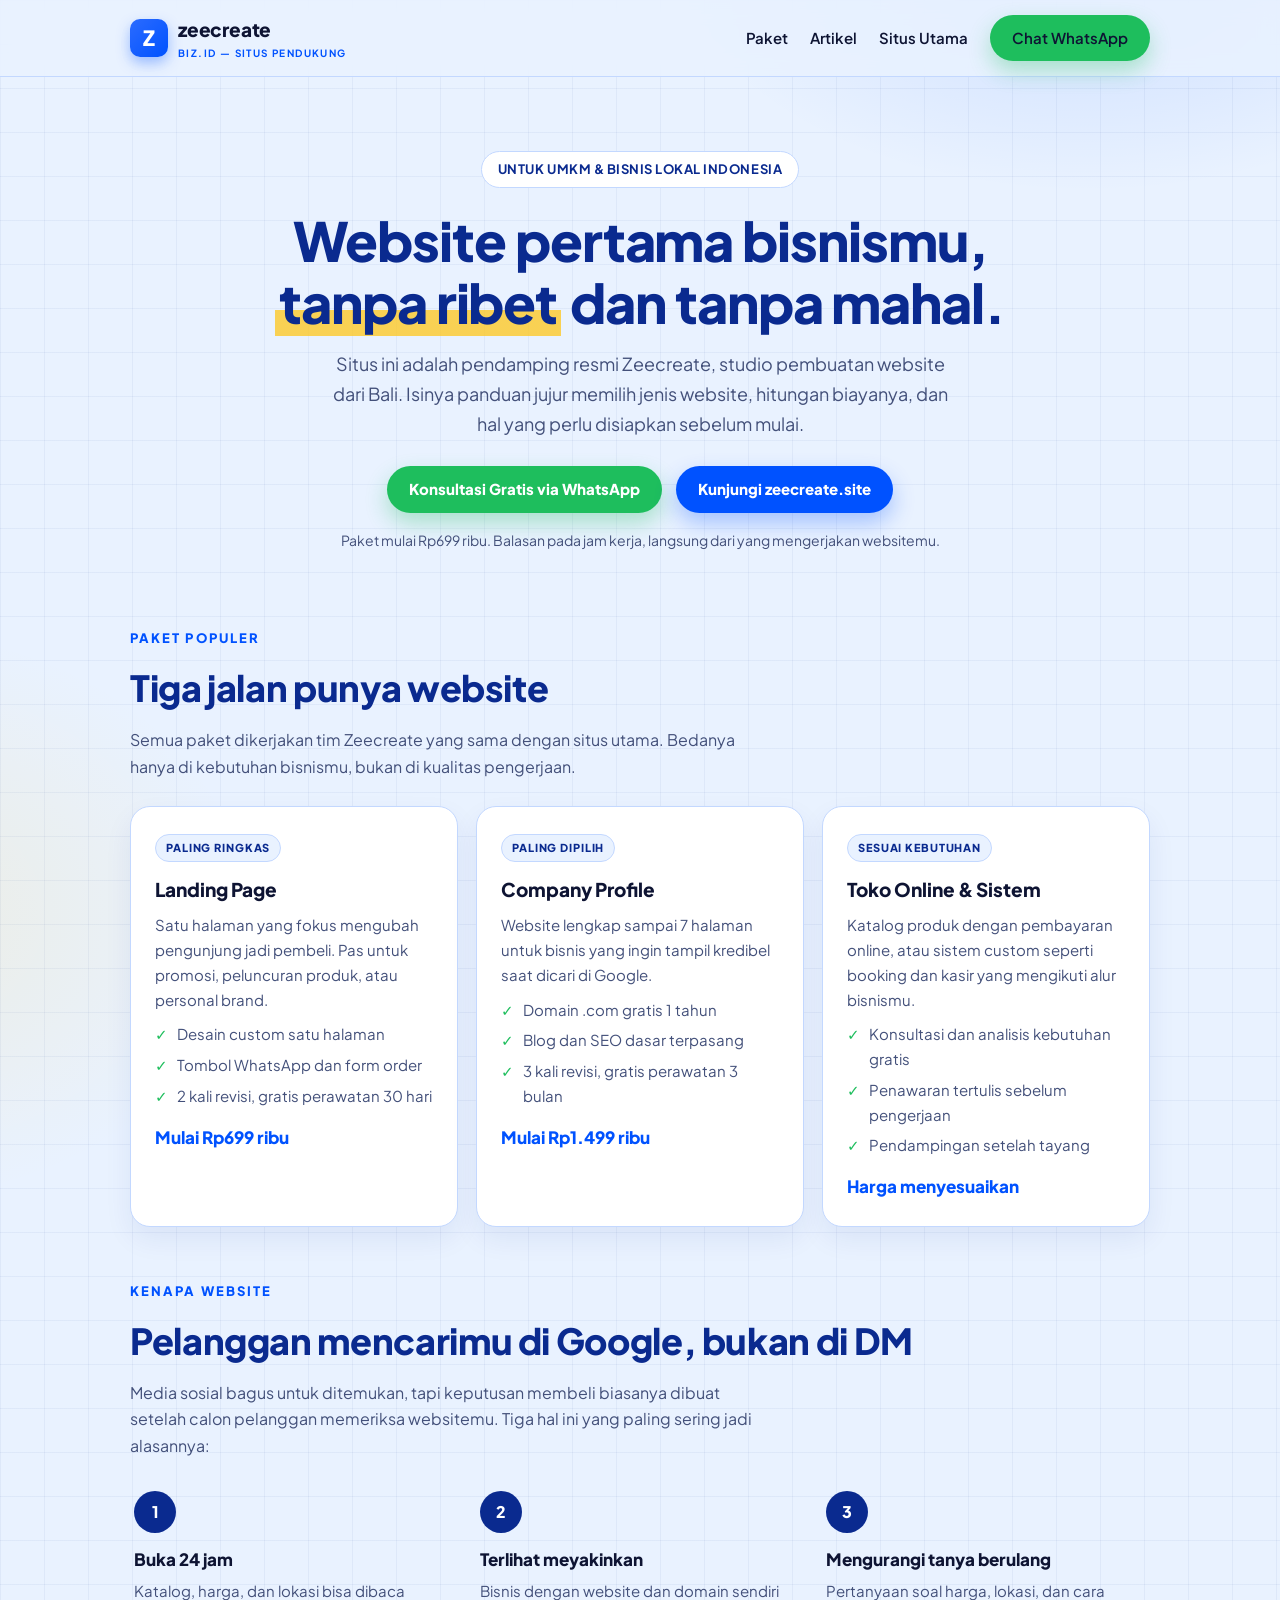
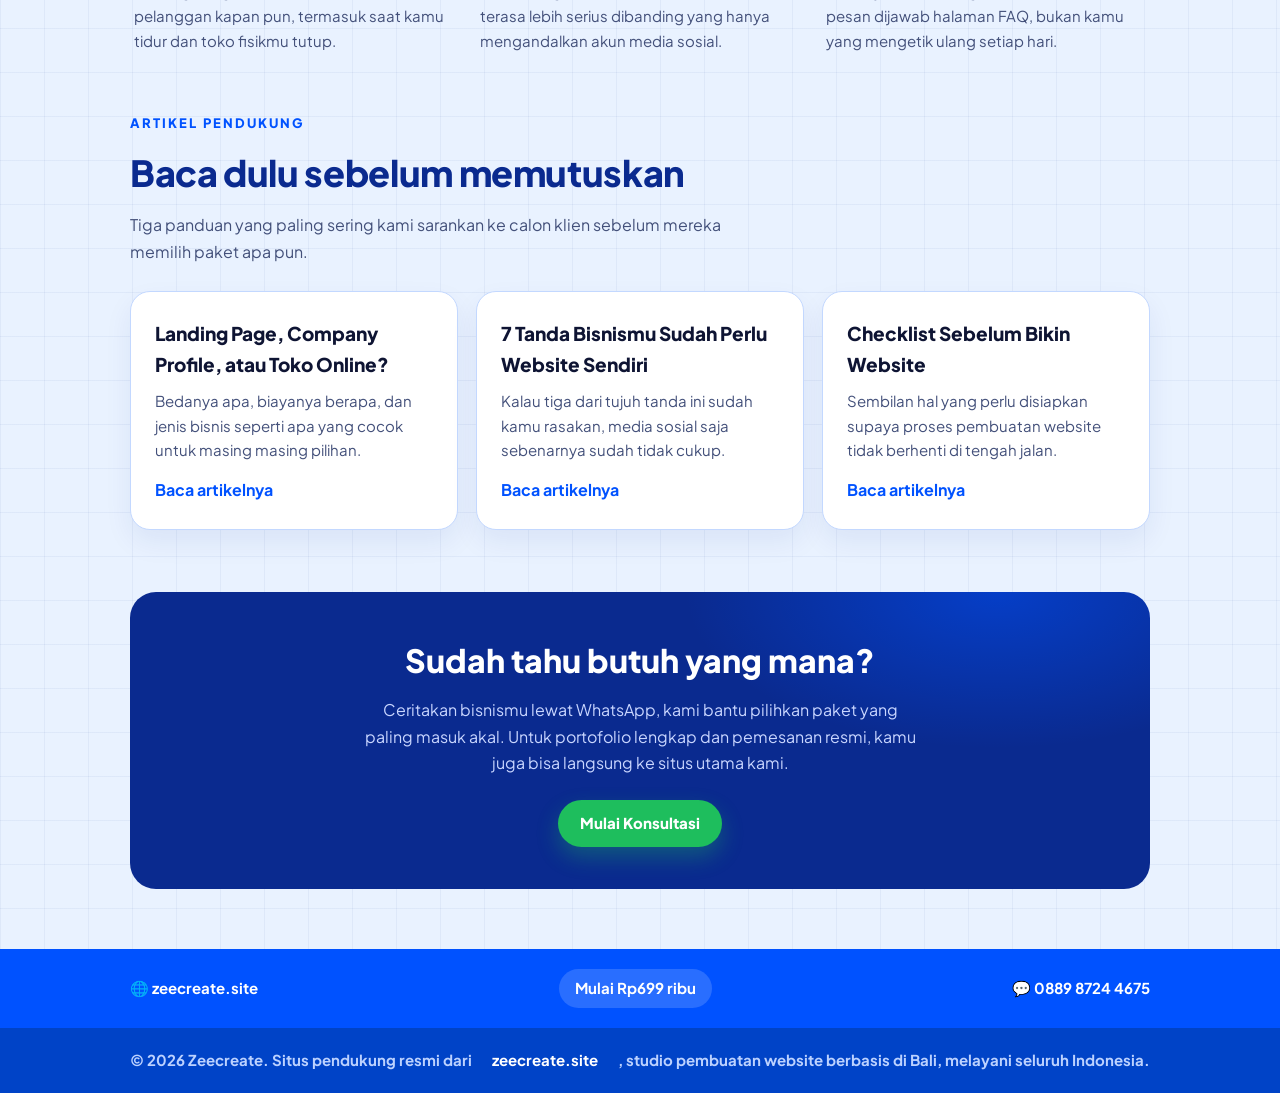
<file: index.html>
<!doctype html>
<html lang="id">
<head>
<meta charset="utf-8" />
<meta name="viewport" content="width=device-width, initial-scale=1" />
<title>Jasa Pembuatan Website UMKM — Zeecreate.biz.id</title>
<meta name="description" content="Situs pendukung Zeecreate untuk UMKM Indonesia: panduan memilih jenis website, checklist persiapan, dan paket pembuatan website mulai Rp699 ribu." />
<link rel="canonical" href="https://zeecreate.biz.id/" />
<meta property="og:title" content="Jasa Pembuatan Website UMKM — Zeecreate.biz.id" />
<meta property="og:description" content="Panduan praktis dan paket website terjangkau untuk UMKM, dari studio Zeecreate di Bali." />
<meta property="og:type" content="website" />
<meta property="og:url" content="https://zeecreate.biz.id/" />
<link rel="preconnect" href="https://fonts.googleapis.com" />
<link rel="preconnect" href="https://fonts.gstatic.com" crossorigin />
<link href="https://fonts.googleapis.com/css2?family=Plus+Jakarta+Sans:wght@400;600;700;800&display=swap" rel="stylesheet" />
<link rel="stylesheet" href="styles.css" />
</head>
<body>

<header class="site">
  <div class="wrap">
    <a class="logo" href="/">
      <span class="tile">Z</span>
      <span class="name">zeecreate<small>BIZ.ID — SITUS PENDUKUNG</small></span>
    </a>
    <nav class="main">
      <a href="#paket">Paket</a>
      <a href="#artikel">Artikel</a>
      <a href="https://zeecreate.site" rel="noopener">Situs Utama</a>
      <a class="btn" href="https://wa.me/6288987244675">Chat WhatsApp</a>
    </nav>
  </div>
</header>

<main>
  <section class="hero">
    <div class="wrap">
      <span class="pill">UNTUK UMKM &amp; BISNIS LOKAL INDONESIA</span>
      <h1>Website pertama bisnismu, <span class="hl">tanpa ribet</span> dan tanpa mahal.</h1>
      <p class="lead">Situs ini adalah pendamping resmi Zeecreate, studio pembuatan website dari Bali. Isinya panduan jujur memilih jenis website, hitungan biayanya, dan hal yang perlu disiapkan sebelum mulai.</p>
      <div class="cta">
        <a class="btn" href="https://wa.me/6288987244675">Konsultasi Gratis via WhatsApp</a>
        <a class="btn blue" href="https://zeecreate.site">Kunjungi zeecreate.site</a>
      </div>
      <p class="note">Paket mulai Rp699 ribu. Balasan pada jam kerja, langsung dari yang mengerjakan websitemu.</p>
    </div>
  </section>

  <section class="block" id="paket">
    <div class="wrap">
      <div class="kicker">Paket Populer</div>
      <h2 class="title">Tiga jalan punya website</h2>
      <p class="sub">Semua paket dikerjakan tim Zeecreate yang sama dengan situs utama. Bedanya hanya di kebutuhan bisnismu, bukan di kualitas pengerjaan.</p>
      <div class="cards">
        <div class="card">
          <span class="tag">Paling Ringkas</span>
          <h3>Landing Page</h3>
          <p>Satu halaman yang fokus mengubah pengunjung jadi pembeli. Pas untuk promosi, peluncuran produk, atau personal brand.</p>
          <ul>
            <li>Desain custom satu halaman</li>
            <li>Tombol WhatsApp dan form order</li>
            <li>2 kali revisi, gratis perawatan 30 hari</li>
          </ul>
          <div class="price">Mulai Rp699 ribu</div>
        </div>
        <div class="card">
          <span class="tag">Paling Dipilih</span>
          <h3>Company Profile</h3>
          <p>Website lengkap sampai 7 halaman untuk bisnis yang ingin tampil kredibel saat dicari di Google.</p>
          <ul>
            <li>Domain .com gratis 1 tahun</li>
            <li>Blog dan SEO dasar terpasang</li>
            <li>3 kali revisi, gratis perawatan 3 bulan</li>
          </ul>
          <div class="price">Mulai Rp1.499 ribu</div>
        </div>
        <div class="card">
          <span class="tag">Sesuai Kebutuhan</span>
          <h3>Toko Online &amp; Sistem</h3>
          <p>Katalog produk dengan pembayaran online, atau sistem custom seperti booking dan kasir yang mengikuti alur bisnismu.</p>
          <ul>
            <li>Konsultasi dan analisis kebutuhan gratis</li>
            <li>Penawaran tertulis sebelum pengerjaan</li>
            <li>Pendampingan setelah tayang</li>
          </ul>
          <div class="price">Harga menyesuaikan</div>
        </div>
      </div>
    </div>
  </section>

  <section class="block">
    <div class="wrap">
      <div class="kicker">Kenapa Website</div>
      <h2 class="title">Pelanggan mencarimu di Google, bukan di DM</h2>
      <p class="sub">Media sosial bagus untuk ditemukan, tapi keputusan membeli biasanya dibuat setelah calon pelanggan memeriksa websitemu. Tiga hal ini yang paling sering jadi alasannya:</p>
      <div class="steps">
        <div class="step">
          <div class="num">1</div>
          <h3>Buka 24 jam</h3>
          <p>Katalog, harga, dan lokasi bisa dibaca pelanggan kapan pun, termasuk saat kamu tidur dan toko fisikmu tutup.</p>
        </div>
        <div class="step">
          <div class="num">2</div>
          <h3>Terlihat meyakinkan</h3>
          <p>Bisnis dengan website dan domain sendiri terasa lebih serius dibanding yang hanya mengandalkan akun media sosial.</p>
        </div>
        <div class="step">
          <div class="num">3</div>
          <h3>Mengurangi tanya berulang</h3>
          <p>Pertanyaan soal harga, lokasi, dan cara pesan dijawab halaman FAQ, bukan kamu yang mengetik ulang setiap hari.</p>
        </div>
      </div>
    </div>
  </section>

  <section class="block" id="artikel">
    <div class="wrap">
      <div class="kicker">Artikel Pendukung</div>
      <h2 class="title">Baca dulu sebelum memutuskan</h2>
      <p class="sub">Tiga panduan yang paling sering kami sarankan ke calon klien sebelum mereka memilih paket apa pun.</p>
      <div class="cards">
        <div class="card">
          <h3>Landing Page, Company Profile, atau Toko Online?</h3>
          <p>Bedanya apa, biayanya berapa, dan jenis bisnis seperti apa yang cocok untuk masing masing pilihan.</p>
          <a class="more" href="/perbedaan-landing-page-company-profile-toko-online/">Baca artikelnya</a>
        </div>
        <div class="card">
          <h3>7 Tanda Bisnismu Sudah Perlu Website Sendiri</h3>
          <p>Kalau tiga dari tujuh tanda ini sudah kamu rasakan, media sosial saja sebenarnya sudah tidak cukup.</p>
          <a class="more" href="/tanda-bisnis-perlu-website/">Baca artikelnya</a>
        </div>
        <div class="card">
          <h3>Checklist Sebelum Bikin Website</h3>
          <p>Sembilan hal yang perlu disiapkan supaya proses pembuatan website tidak berhenti di tengah jalan.</p>
          <a class="more" href="/checklist-sebelum-bikin-website/">Baca artikelnya</a>
        </div>
      </div>
    </div>
  </section>

  <div class="wrap">
    <div class="cta-band">
      <h2>Sudah tahu butuh yang mana?</h2>
      <p>Ceritakan bisnismu lewat WhatsApp, kami bantu pilihkan paket yang paling masuk akal. Untuk portofolio lengkap dan pemesanan resmi, kamu juga bisa langsung ke situs utama kami.</p>
      <a class="btn" href="https://wa.me/6288987244675">Mulai Konsultasi</a>
    </div>
  </div>
</main>

<footer class="site">
  <div class="wrap">
    <a href="https://zeecreate.site">🌐 zeecreate.site</a>
    <span class="mid">Mulai Rp699 ribu</span>
    <a href="https://wa.me/6288987244675">💬 0889 8724 4675</a>
  </div>
  <div class="legal">
    <div class="wrap">© 2026 Zeecreate. Situs pendukung resmi dari <a href="https://zeecreate.site">zeecreate.site</a>, studio pembuatan website berbasis di Bali, melayani seluruh Indonesia.</div>
  </div>
</footer>

</body>
</html>
</file>
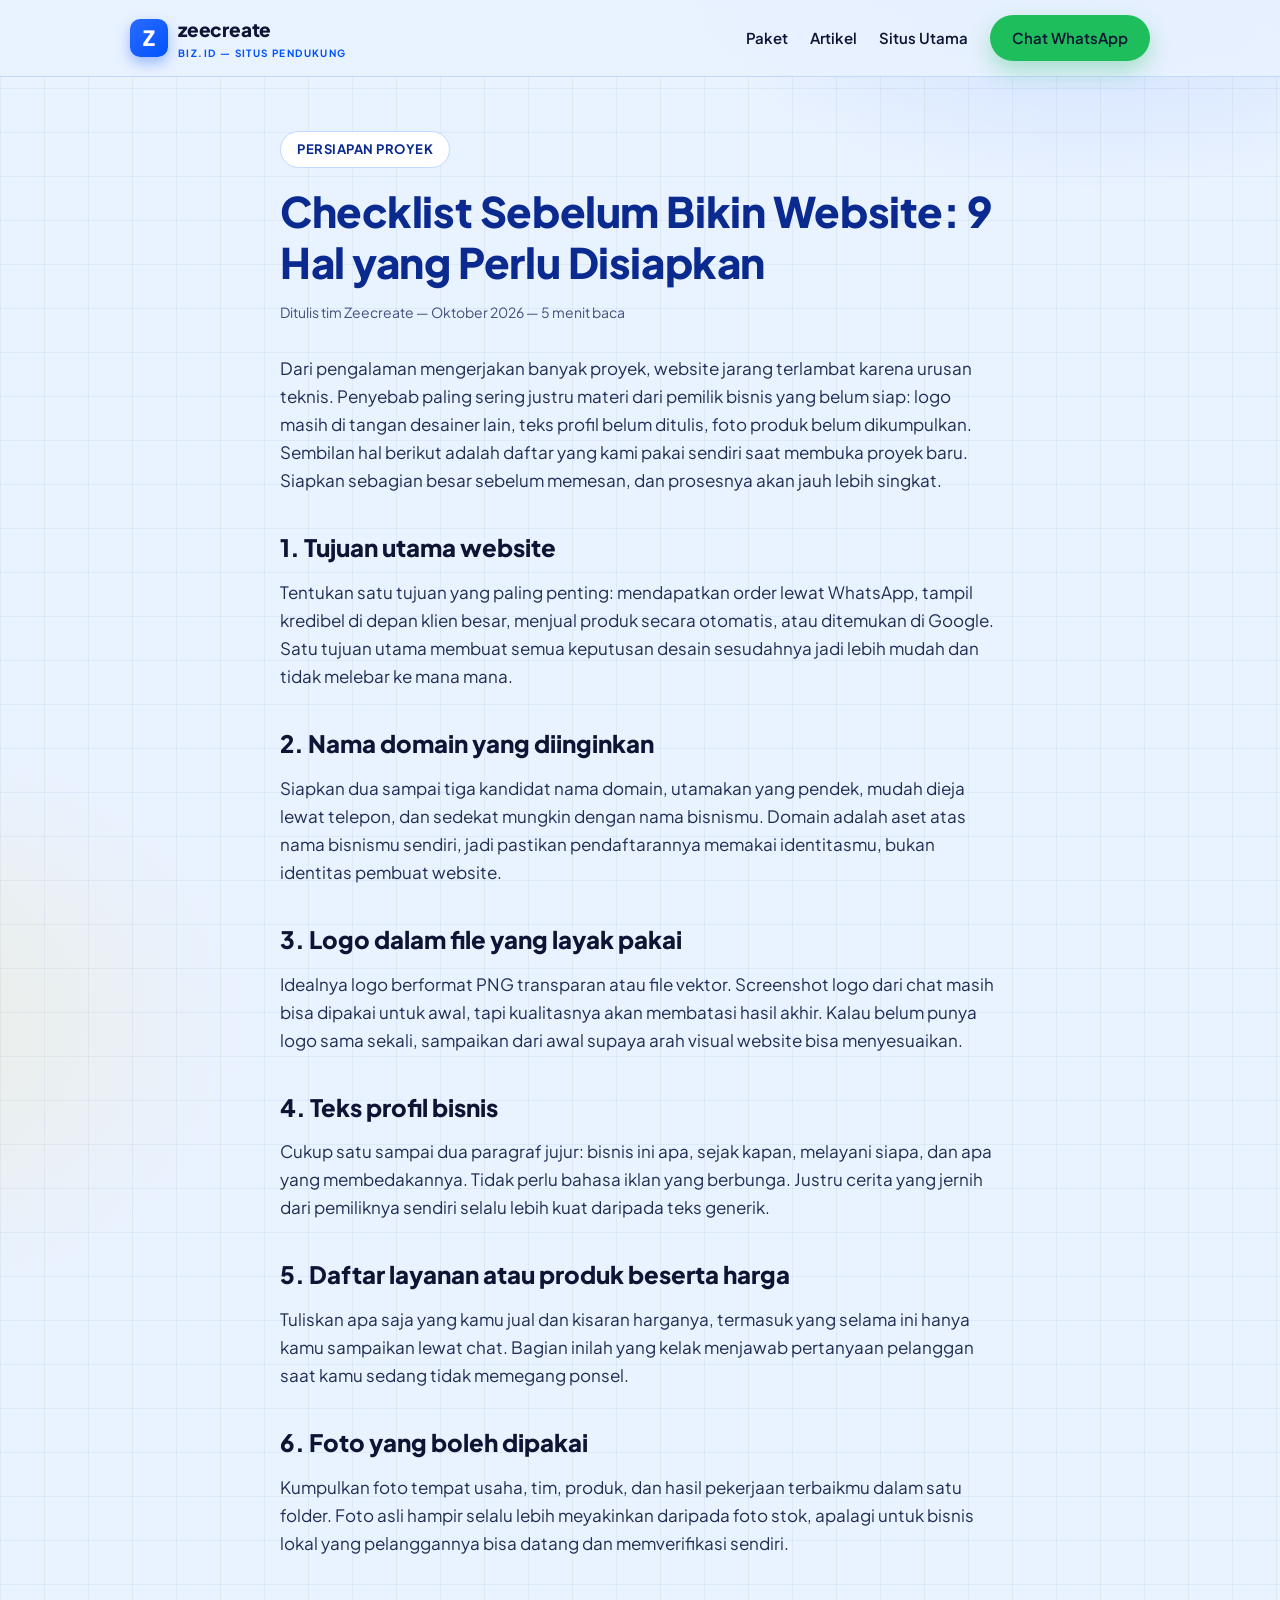
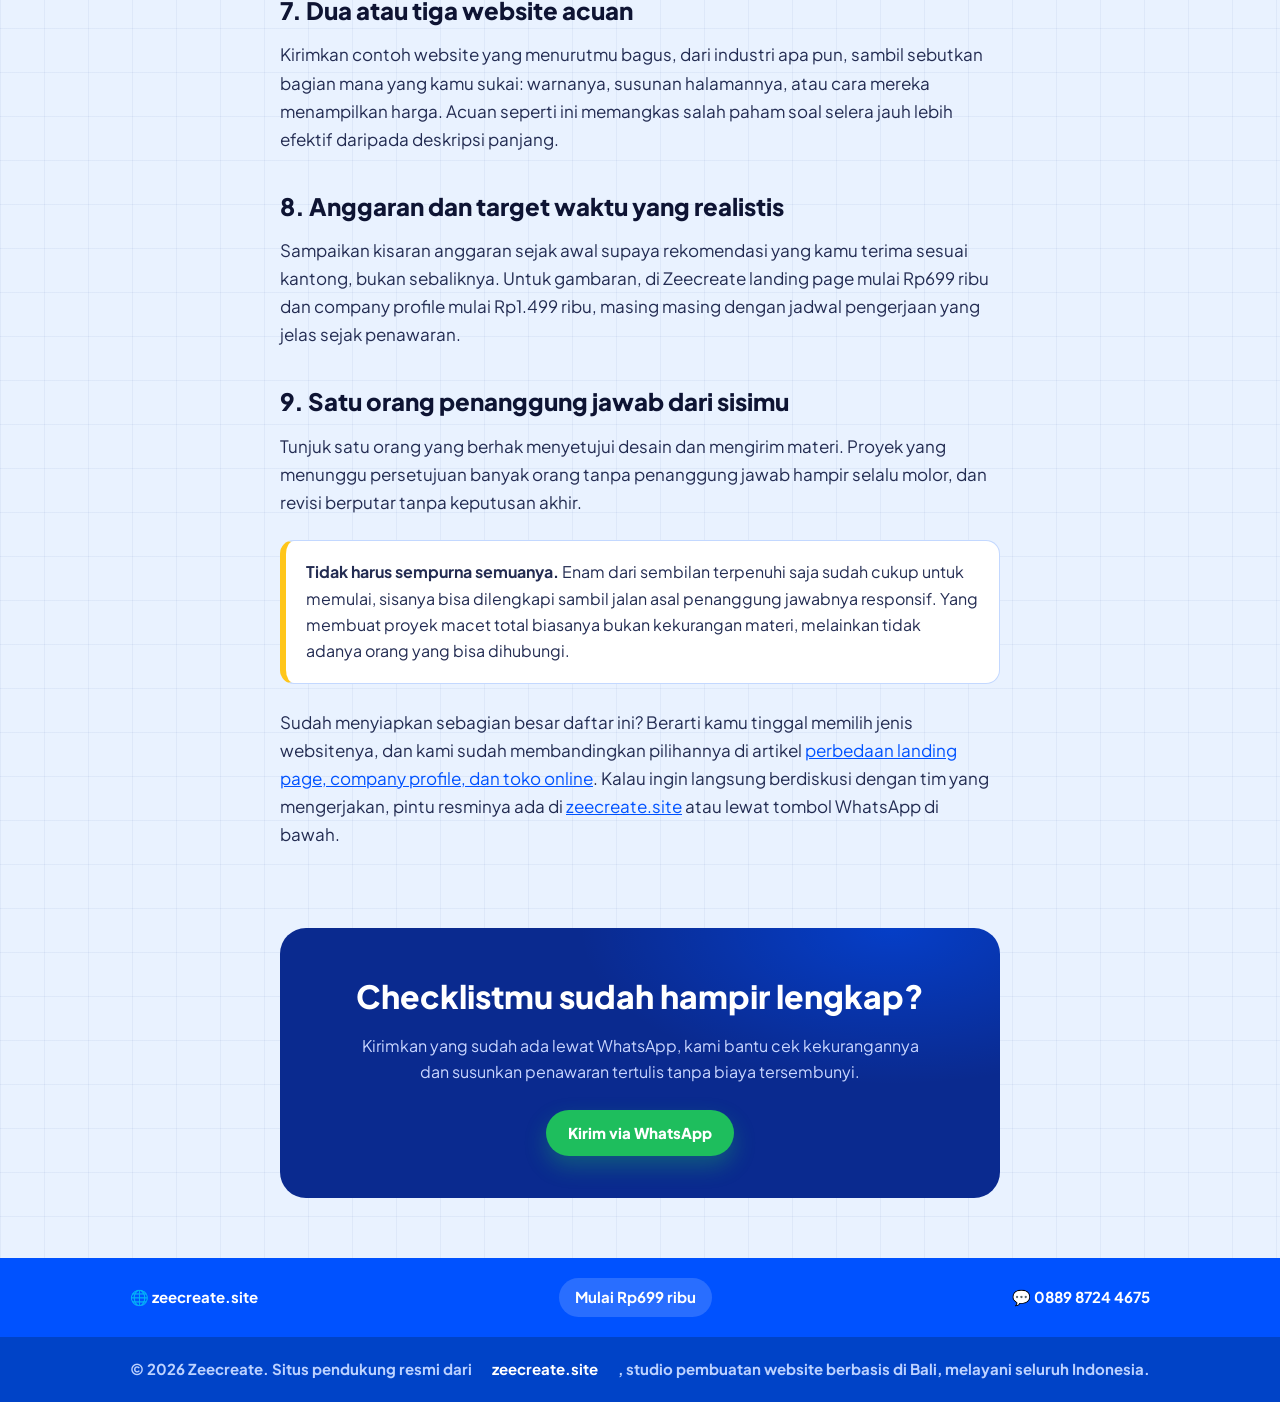
<file: checklist-sebelum-bikin-website/index.html>
<!doctype html>
<html lang="id">
<head>
<meta charset="utf-8" />
<meta name="viewport" content="width=device-width, initial-scale=1" />
<title>Checklist Sebelum Bikin Website: 9 Hal yang Perlu Disiapkan — Zeecreate.biz.id</title>
<meta name="description" content="Sembilan hal yang perlu disiapkan sebelum memesan website agar proses pengerjaan lancar: tujuan, domain, logo, teks, foto, fitur, contoh acuan, anggaran, dan penanggung jawab." />
<link rel="canonical" href="https://zeecreate.biz.id/checklist-sebelum-bikin-website/" />
<meta property="og:title" content="Checklist Sebelum Bikin Website: 9 Hal yang Perlu Disiapkan" />
<meta property="og:description" content="Proyek website paling sering macet bukan di teknis, tapi di materi yang belum siap. Ini daftar antisipasinya." />
<meta property="og:type" content="article" />
<link rel="preconnect" href="https://fonts.googleapis.com" />
<link rel="preconnect" href="https://fonts.gstatic.com" crossorigin />
<link href="https://fonts.googleapis.com/css2?family=Plus+Jakarta+Sans:wght@400;600;700;800&display=swap" rel="stylesheet" />
<link rel="stylesheet" href="../styles.css" />
</head>
<body>

<header class="site">
  <div class="wrap">
    <a class="logo" href="/">
      <span class="tile">Z</span>
      <span class="name">zeecreate<small>BIZ.ID — SITUS PENDUKUNG</small></span>
    </a>
    <nav class="main">
      <a href="/#paket">Paket</a>
      <a href="/#artikel">Artikel</a>
      <a href="https://zeecreate.site" rel="noopener">Situs Utama</a>
      <a class="btn" href="https://wa.me/6288987244675">Chat WhatsApp</a>
    </nav>
  </div>
</header>

<main>
<article class="post">
  <span class="pill">PERSIAPAN PROYEK</span>
  <h1>Checklist Sebelum Bikin Website: 9 Hal yang Perlu Disiapkan</h1>
  <p class="meta">Ditulis tim Zeecreate — Oktober 2026 — 5 menit baca</p>

  <p>Dari pengalaman mengerjakan banyak proyek, website jarang terlambat karena urusan teknis. Penyebab paling sering justru materi dari pemilik bisnis yang belum siap: logo masih di tangan desainer lain, teks profil belum ditulis, foto produk belum dikumpulkan. Sembilan hal berikut adalah daftar yang kami pakai sendiri saat membuka proyek baru. Siapkan sebagian besar sebelum memesan, dan prosesnya akan jauh lebih singkat.</p>

  <h2>1. Tujuan utama website</h2>
  <p>Tentukan satu tujuan yang paling penting: mendapatkan order lewat WhatsApp, tampil kredibel di depan klien besar, menjual produk secara otomatis, atau ditemukan di Google. Satu tujuan utama membuat semua keputusan desain sesudahnya jadi lebih mudah dan tidak melebar ke mana mana.</p>

  <h2>2. Nama domain yang diinginkan</h2>
  <p>Siapkan dua sampai tiga kandidat nama domain, utamakan yang pendek, mudah dieja lewat telepon, dan sedekat mungkin dengan nama bisnismu. Domain adalah aset atas nama bisnismu sendiri, jadi pastikan pendaftarannya memakai identitasmu, bukan identitas pembuat website.</p>

  <h2>3. Logo dalam file yang layak pakai</h2>
  <p>Idealnya logo berformat PNG transparan atau file vektor. Screenshot logo dari chat masih bisa dipakai untuk awal, tapi kualitasnya akan membatasi hasil akhir. Kalau belum punya logo sama sekali, sampaikan dari awal supaya arah visual website bisa menyesuaikan.</p>

  <h2>4. Teks profil bisnis</h2>
  <p>Cukup satu sampai dua paragraf jujur: bisnis ini apa, sejak kapan, melayani siapa, dan apa yang membedakannya. Tidak perlu bahasa iklan yang berbunga. Justru cerita yang jernih dari pemiliknya sendiri selalu lebih kuat daripada teks generik.</p>

  <h2>5. Daftar layanan atau produk beserta harga</h2>
  <p>Tuliskan apa saja yang kamu jual dan kisaran harganya, termasuk yang selama ini hanya kamu sampaikan lewat chat. Bagian inilah yang kelak menjawab pertanyaan pelanggan saat kamu sedang tidak memegang ponsel.</p>

  <h2>6. Foto yang boleh dipakai</h2>
  <p>Kumpulkan foto tempat usaha, tim, produk, dan hasil pekerjaan terbaikmu dalam satu folder. Foto asli hampir selalu lebih meyakinkan daripada foto stok, apalagi untuk bisnis lokal yang pelanggannya bisa datang dan memverifikasi sendiri.</p>

  <h2>7. Dua atau tiga website acuan</h2>
  <p>Kirimkan contoh website yang menurutmu bagus, dari industri apa pun, sambil sebutkan bagian mana yang kamu sukai: warnanya, susunan halamannya, atau cara mereka menampilkan harga. Acuan seperti ini memangkas salah paham soal selera jauh lebih efektif daripada deskripsi panjang.</p>

  <h2>8. Anggaran dan target waktu yang realistis</h2>
  <p>Sampaikan kisaran anggaran sejak awal supaya rekomendasi yang kamu terima sesuai kantong, bukan sebaliknya. Untuk gambaran, di Zeecreate landing page mulai Rp699 ribu dan company profile mulai Rp1.499 ribu, masing masing dengan jadwal pengerjaan yang jelas sejak penawaran.</p>

  <h2>9. Satu orang penanggung jawab dari sisimu</h2>
  <p>Tunjuk satu orang yang berhak menyetujui desain dan mengirim materi. Proyek yang menunggu persetujuan banyak orang tanpa penanggung jawab hampir selalu molor, dan revisi berputar tanpa keputusan akhir.</p>

  <div class="callout">
    <p><strong>Tidak harus sempurna semuanya.</strong> Enam dari sembilan terpenuhi saja sudah cukup untuk memulai, sisanya bisa dilengkapi sambil jalan asal penanggung jawabnya responsif. Yang membuat proyek macet total biasanya bukan kekurangan materi, melainkan tidak adanya orang yang bisa dihubungi.</p>
  </div>

  <p>Sudah menyiapkan sebagian besar daftar ini? Berarti kamu tinggal memilih jenis websitenya, dan kami sudah membandingkan pilihannya di artikel <a href="/perbedaan-landing-page-company-profile-toko-online/">perbedaan landing page, company profile, dan toko online</a>. Kalau ingin langsung berdiskusi dengan tim yang mengerjakan, pintu resminya ada di <a href="https://zeecreate.site">zeecreate.site</a> atau lewat tombol WhatsApp di bawah.</p>
</article>

<div class="post-cta">
  <div class="cta-band">
    <h2>Checklistmu sudah hampir lengkap?</h2>
    <p>Kirimkan yang sudah ada lewat WhatsApp, kami bantu cek kekurangannya dan susunkan penawaran tertulis tanpa biaya tersembunyi.</p>
    <a class="btn" href="https://wa.me/6288987244675">Kirim via WhatsApp</a>
  </div>
</div>
</main>

<footer class="site">
  <div class="wrap">
    <a href="https://zeecreate.site">🌐 zeecreate.site</a>
    <span class="mid">Mulai Rp699 ribu</span>
    <a href="https://wa.me/6288987244675">💬 0889 8724 4675</a>
  </div>
  <div class="legal">
    <div class="wrap">© 2026 Zeecreate. Situs pendukung resmi dari <a href="https://zeecreate.site">zeecreate.site</a>, studio pembuatan website berbasis di Bali, melayani seluruh Indonesia.</div>
  </div>
</footer>

</body>
</html>
</file>
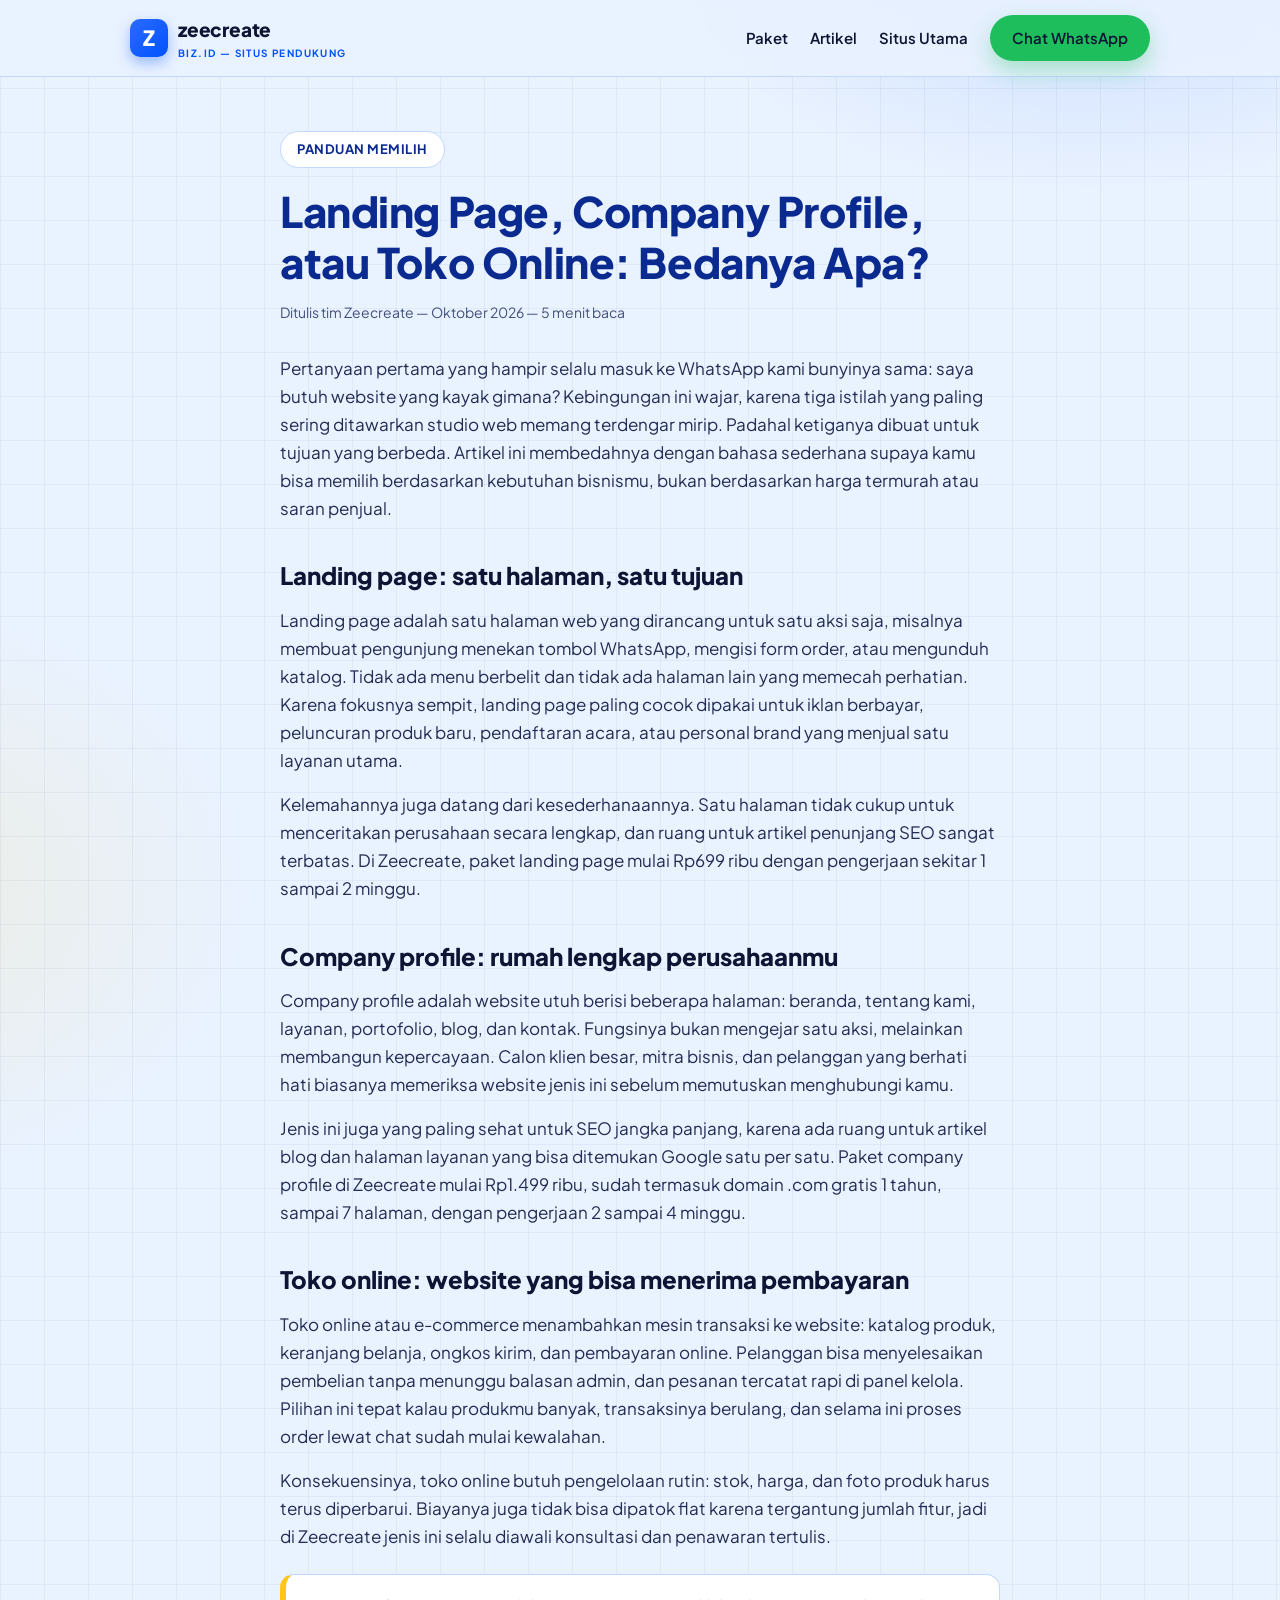
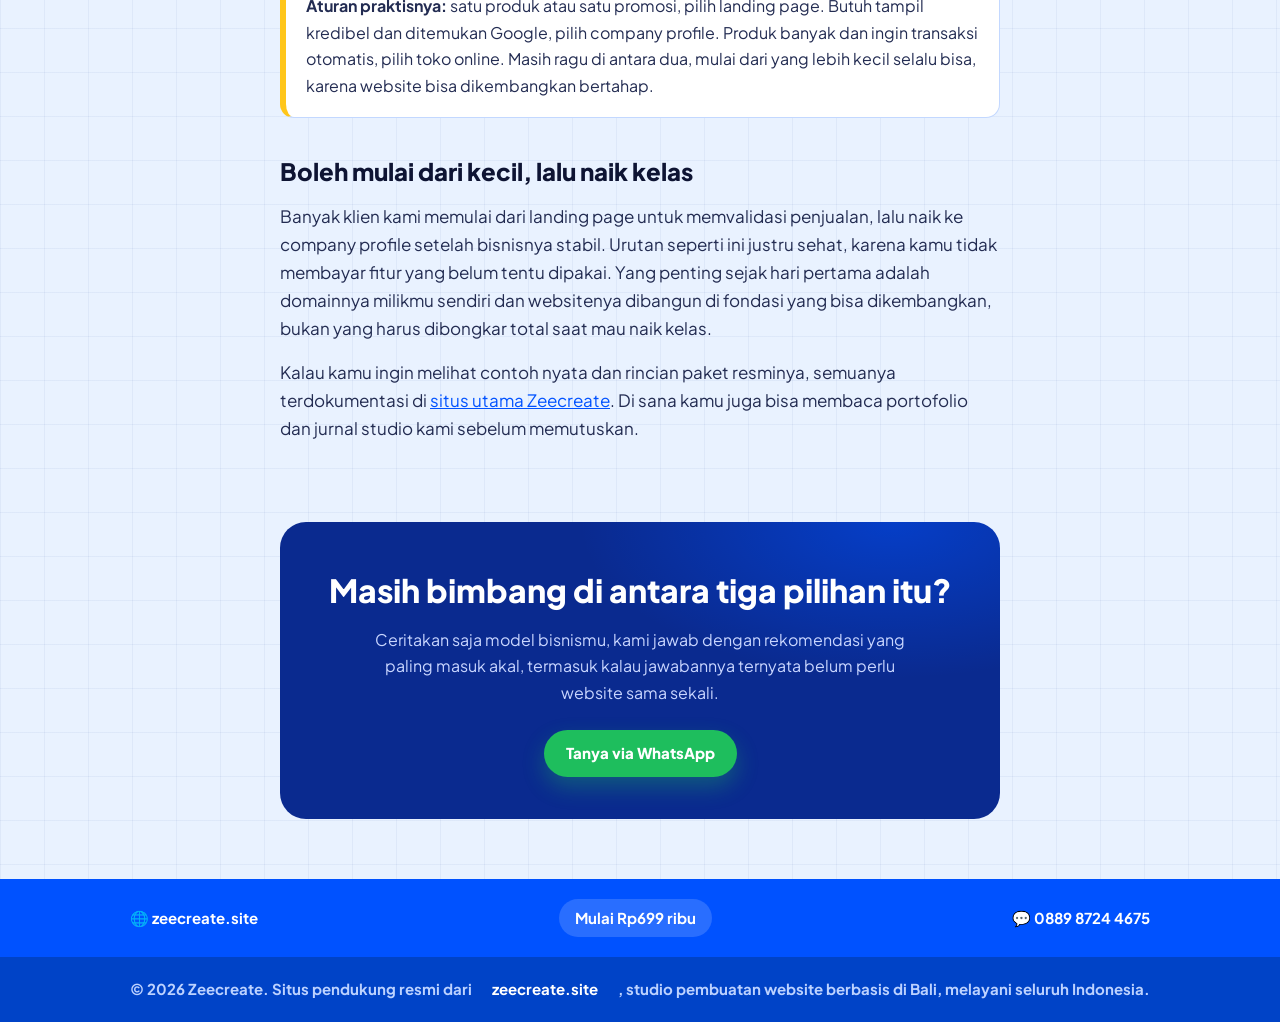
<file: perbedaan-landing-page-company-profile-toko-online/index.html>
<!doctype html>
<html lang="id">
<head>
<meta charset="utf-8" />
<meta name="viewport" content="width=device-width, initial-scale=1" />
<title>Landing Page, Company Profile, atau Toko Online: Bedanya Apa? — Zeecreate.biz.id</title>
<meta name="description" content="Penjelasan sederhana tentang perbedaan landing page, company profile, dan toko online, lengkap dengan kisaran biaya dan jenis bisnis yang cocok untuk masing masing." />
<link rel="canonical" href="https://zeecreate.biz.id/perbedaan-landing-page-company-profile-toko-online/" />
<meta property="og:title" content="Landing Page, Company Profile, atau Toko Online: Bedanya Apa?" />
<meta property="og:description" content="Tiga jenis website yang paling sering ditanyakan UMKM, dibedah satu per satu." />
<meta property="og:type" content="article" />
<link rel="preconnect" href="https://fonts.googleapis.com" />
<link rel="preconnect" href="https://fonts.gstatic.com" crossorigin />
<link href="https://fonts.googleapis.com/css2?family=Plus+Jakarta+Sans:wght@400;600;700;800&display=swap" rel="stylesheet" />
<link rel="stylesheet" href="../styles.css" />
</head>
<body>

<header class="site">
  <div class="wrap">
    <a class="logo" href="/">
      <span class="tile">Z</span>
      <span class="name">zeecreate<small>BIZ.ID — SITUS PENDUKUNG</small></span>
    </a>
    <nav class="main">
      <a href="/#paket">Paket</a>
      <a href="/#artikel">Artikel</a>
      <a href="https://zeecreate.site" rel="noopener">Situs Utama</a>
      <a class="btn" href="https://wa.me/6288987244675">Chat WhatsApp</a>
    </nav>
  </div>
</header>

<main>
<article class="post">
  <span class="pill">PANDUAN MEMILIH</span>
  <h1>Landing Page, Company Profile, atau Toko Online: Bedanya Apa?</h1>
  <p class="meta">Ditulis tim Zeecreate — Oktober 2026 — 5 menit baca</p>

  <p>Pertanyaan pertama yang hampir selalu masuk ke WhatsApp kami bunyinya sama: saya butuh website yang kayak gimana? Kebingungan ini wajar, karena tiga istilah yang paling sering ditawarkan studio web memang terdengar mirip. Padahal ketiganya dibuat untuk tujuan yang berbeda. Artikel ini membedahnya dengan bahasa sederhana supaya kamu bisa memilih berdasarkan kebutuhan bisnismu, bukan berdasarkan harga termurah atau saran penjual.</p>

  <h2>Landing page: satu halaman, satu tujuan</h2>
  <p>Landing page adalah satu halaman web yang dirancang untuk satu aksi saja, misalnya membuat pengunjung menekan tombol WhatsApp, mengisi form order, atau mengunduh katalog. Tidak ada menu berbelit dan tidak ada halaman lain yang memecah perhatian. Karena fokusnya sempit, landing page paling cocok dipakai untuk iklan berbayar, peluncuran produk baru, pendaftaran acara, atau personal brand yang menjual satu layanan utama.</p>
  <p>Kelemahannya juga datang dari kesederhanaannya. Satu halaman tidak cukup untuk menceritakan perusahaan secara lengkap, dan ruang untuk artikel penunjang SEO sangat terbatas. Di Zeecreate, paket landing page mulai Rp699 ribu dengan pengerjaan sekitar 1 sampai 2 minggu.</p>

  <h2>Company profile: rumah lengkap perusahaanmu</h2>
  <p>Company profile adalah website utuh berisi beberapa halaman: beranda, tentang kami, layanan, portofolio, blog, dan kontak. Fungsinya bukan mengejar satu aksi, melainkan membangun kepercayaan. Calon klien besar, mitra bisnis, dan pelanggan yang berhati hati biasanya memeriksa website jenis ini sebelum memutuskan menghubungi kamu.</p>
  <p>Jenis ini juga yang paling sehat untuk SEO jangka panjang, karena ada ruang untuk artikel blog dan halaman layanan yang bisa ditemukan Google satu per satu. Paket company profile di Zeecreate mulai Rp1.499 ribu, sudah termasuk domain .com gratis 1 tahun, sampai 7 halaman, dengan pengerjaan 2 sampai 4 minggu.</p>

  <h2>Toko online: website yang bisa menerima pembayaran</h2>
  <p>Toko online atau e-commerce menambahkan mesin transaksi ke website: katalog produk, keranjang belanja, ongkos kirim, dan pembayaran online. Pelanggan bisa menyelesaikan pembelian tanpa menunggu balasan admin, dan pesanan tercatat rapi di panel kelola. Pilihan ini tepat kalau produkmu banyak, transaksinya berulang, dan selama ini proses order lewat chat sudah mulai kewalahan.</p>
  <p>Konsekuensinya, toko online butuh pengelolaan rutin: stok, harga, dan foto produk harus terus diperbarui. Biayanya juga tidak bisa dipatok flat karena tergantung jumlah fitur, jadi di Zeecreate jenis ini selalu diawali konsultasi dan penawaran tertulis.</p>

  <div class="callout">
    <p><strong>Aturan praktisnya:</strong> satu produk atau satu promosi, pilih landing page. Butuh tampil kredibel dan ditemukan Google, pilih company profile. Produk banyak dan ingin transaksi otomatis, pilih toko online. Masih ragu di antara dua, mulai dari yang lebih kecil selalu bisa, karena website bisa dikembangkan bertahap.</p>
  </div>

  <h2>Boleh mulai dari kecil, lalu naik kelas</h2>
  <p>Banyak klien kami memulai dari landing page untuk memvalidasi penjualan, lalu naik ke company profile setelah bisnisnya stabil. Urutan seperti ini justru sehat, karena kamu tidak membayar fitur yang belum tentu dipakai. Yang penting sejak hari pertama adalah domainnya milikmu sendiri dan websitenya dibangun di fondasi yang bisa dikembangkan, bukan yang harus dibongkar total saat mau naik kelas.</p>
  <p>Kalau kamu ingin melihat contoh nyata dan rincian paket resminya, semuanya terdokumentasi di <a href="https://zeecreate.site">situs utama Zeecreate</a>. Di sana kamu juga bisa membaca portofolio dan jurnal studio kami sebelum memutuskan.</p>
</article>

<div class="post-cta">
  <div class="cta-band">
    <h2>Masih bimbang di antara tiga pilihan itu?</h2>
    <p>Ceritakan saja model bisnismu, kami jawab dengan rekomendasi yang paling masuk akal, termasuk kalau jawabannya ternyata belum perlu website sama sekali.</p>
    <a class="btn" href="https://wa.me/6288987244675">Tanya via WhatsApp</a>
  </div>
</div>
</main>

<footer class="site">
  <div class="wrap">
    <a href="https://zeecreate.site">🌐 zeecreate.site</a>
    <span class="mid">Mulai Rp699 ribu</span>
    <a href="https://wa.me/6288987244675">💬 0889 8724 4675</a>
  </div>
  <div class="legal">
    <div class="wrap">© 2026 Zeecreate. Situs pendukung resmi dari <a href="https://zeecreate.site">zeecreate.site</a>, studio pembuatan website berbasis di Bali, melayani seluruh Indonesia.</div>
  </div>
</footer>

</body>
</html>
</file>
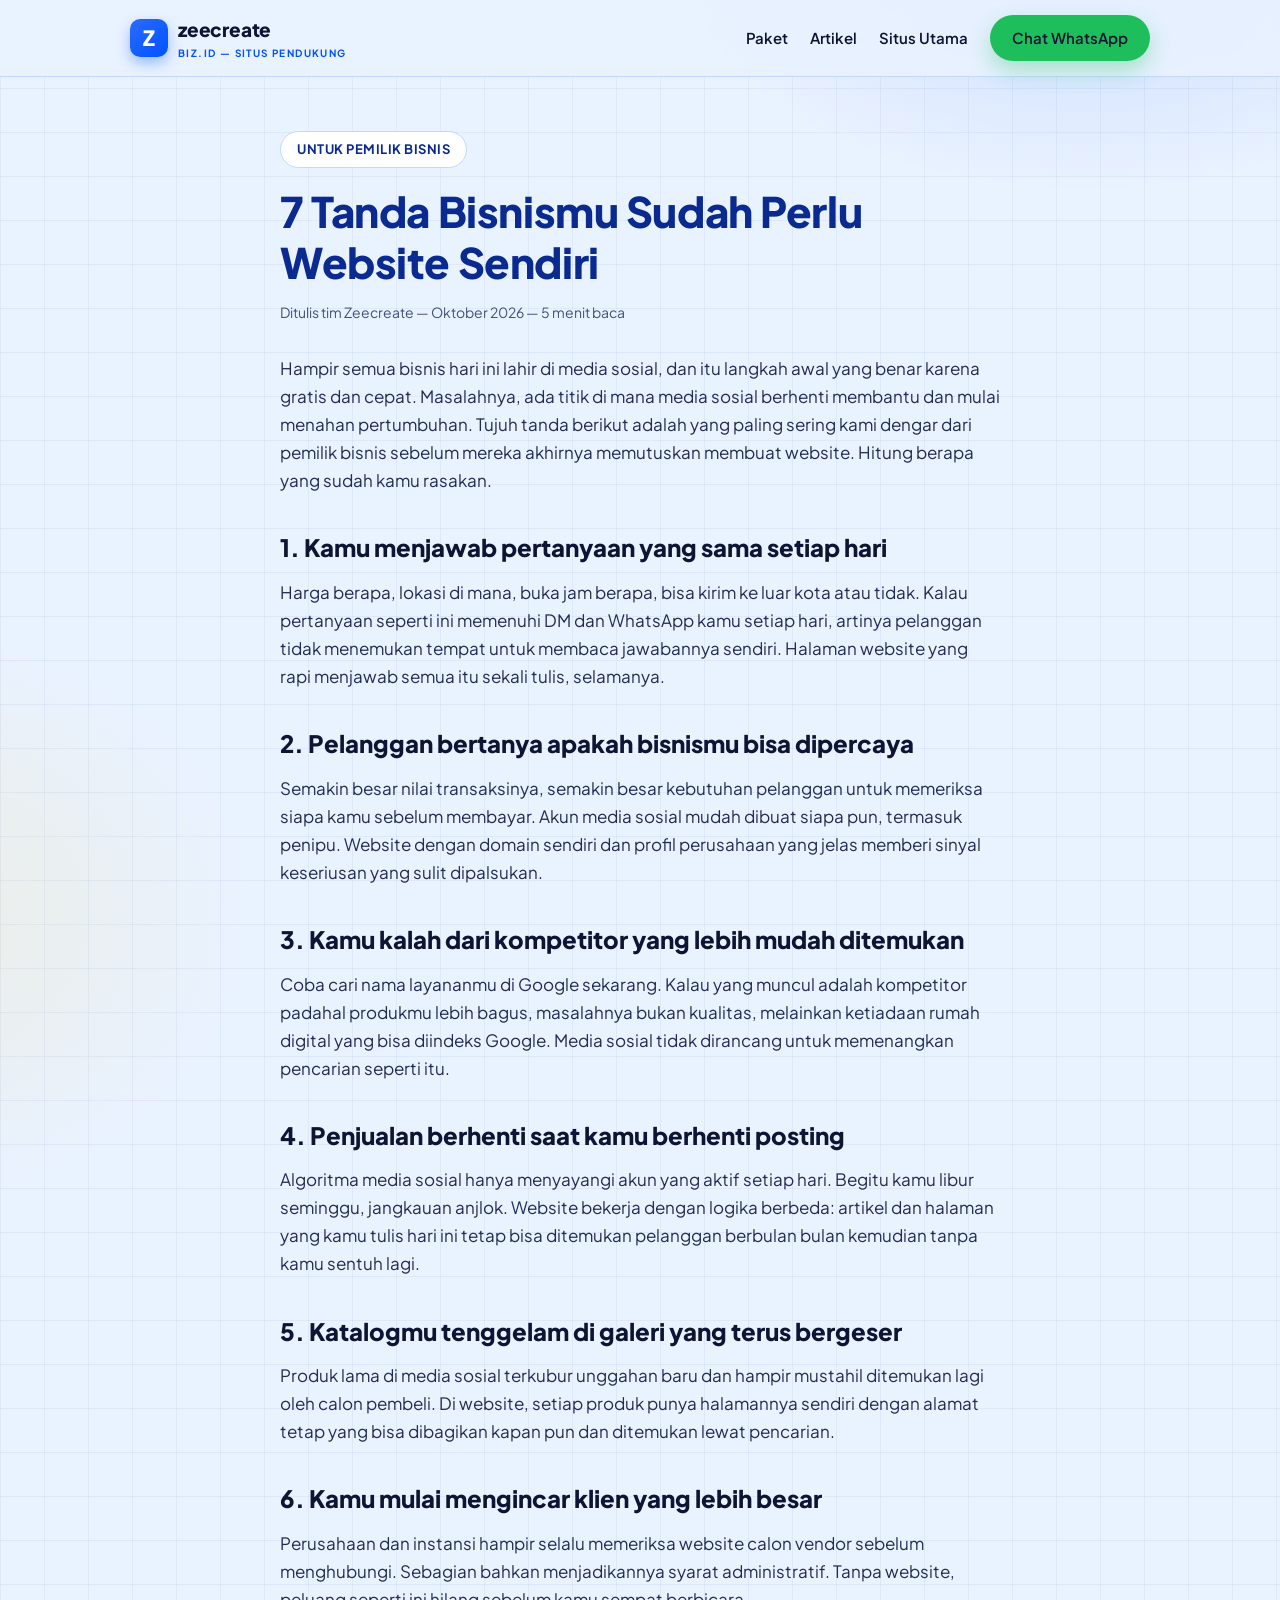
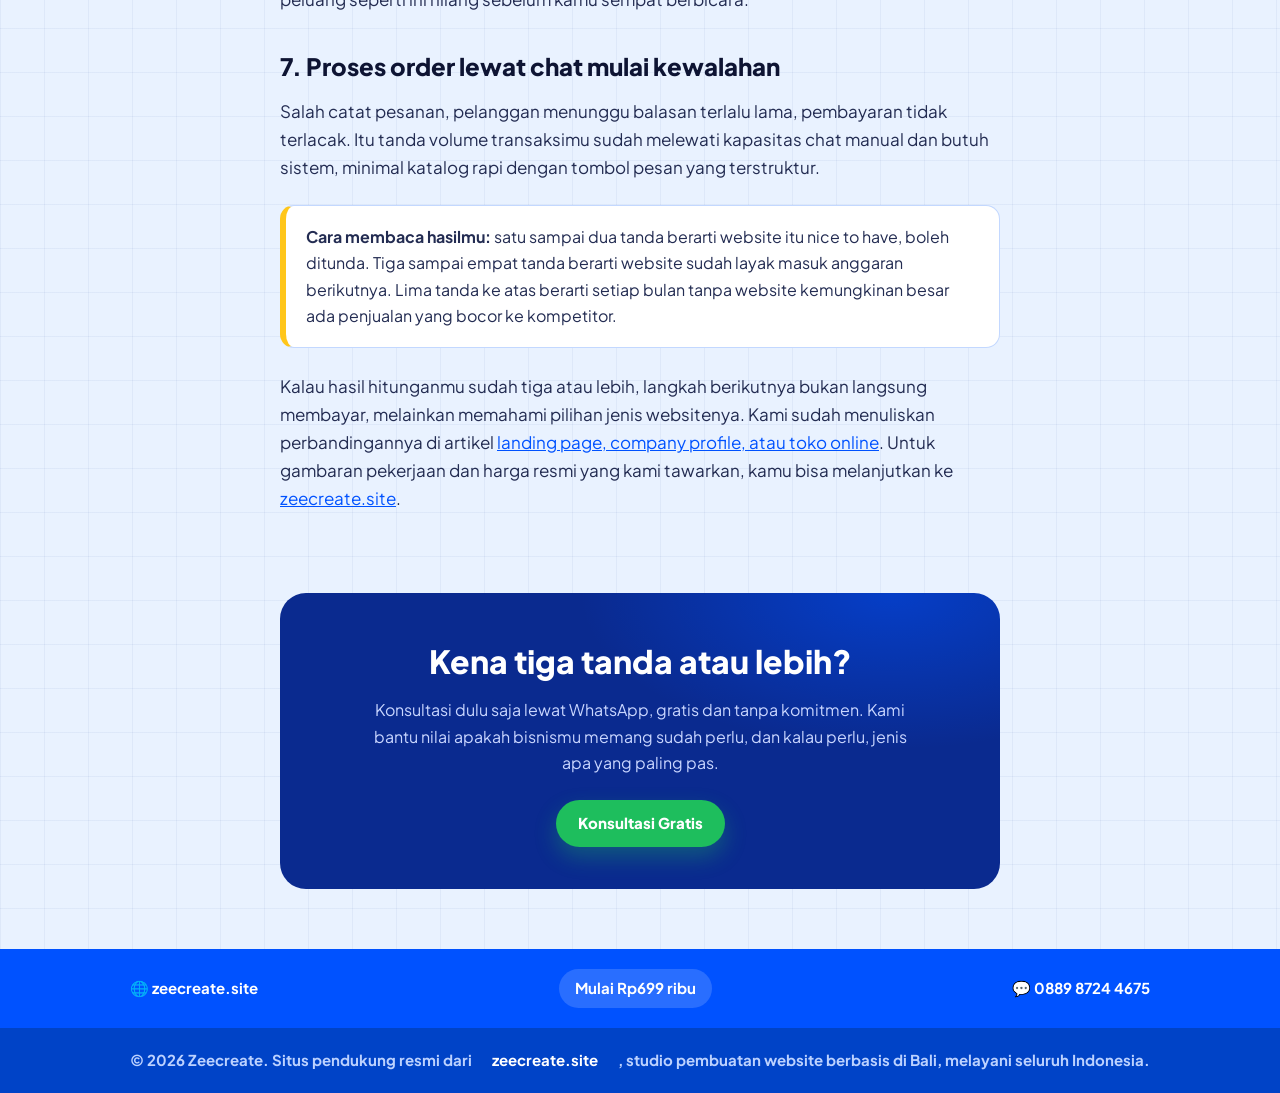
<file: tanda-bisnis-perlu-website/index.html>
<!doctype html>
<html lang="id">
<head>
<meta charset="utf-8" />
<meta name="viewport" content="width=device-width, initial-scale=1" />
<title>7 Tanda Bisnismu Sudah Perlu Website Sendiri — Zeecreate.biz.id</title>
<meta name="description" content="Tujuh tanda praktis bahwa media sosial saja sudah tidak cukup untuk bisnismu, dan website mulai menjadi kebutuhan, bukan sekadar pelengkap." />
<link rel="canonical" href="https://zeecreate.biz.id/tanda-bisnis-perlu-website/" />
<meta property="og:title" content="7 Tanda Bisnismu Sudah Perlu Website Sendiri" />
<meta property="og:description" content="Kalau tiga dari tujuh tanda ini sudah terasa, artinya bisnismu sudah melewati fase cukup dengan media sosial." />
<meta property="og:type" content="article" />
<link rel="preconnect" href="https://fonts.googleapis.com" />
<link rel="preconnect" href="https://fonts.gstatic.com" crossorigin />
<link href="https://fonts.googleapis.com/css2?family=Plus+Jakarta+Sans:wght@400;600;700;800&display=swap" rel="stylesheet" />
<link rel="stylesheet" href="../styles.css" />
</head>
<body>

<header class="site">
  <div class="wrap">
    <a class="logo" href="/">
      <span class="tile">Z</span>
      <span class="name">zeecreate<small>BIZ.ID — SITUS PENDUKUNG</small></span>
    </a>
    <nav class="main">
      <a href="/#paket">Paket</a>
      <a href="/#artikel">Artikel</a>
      <a href="https://zeecreate.site" rel="noopener">Situs Utama</a>
      <a class="btn" href="https://wa.me/6288987244675">Chat WhatsApp</a>
    </nav>
  </div>
</header>

<main>
<article class="post">
  <span class="pill">UNTUK PEMILIK BISNIS</span>
  <h1>7 Tanda Bisnismu Sudah Perlu Website Sendiri</h1>
  <p class="meta">Ditulis tim Zeecreate — Oktober 2026 — 5 menit baca</p>

  <p>Hampir semua bisnis hari ini lahir di media sosial, dan itu langkah awal yang benar karena gratis dan cepat. Masalahnya, ada titik di mana media sosial berhenti membantu dan mulai menahan pertumbuhan. Tujuh tanda berikut adalah yang paling sering kami dengar dari pemilik bisnis sebelum mereka akhirnya memutuskan membuat website. Hitung berapa yang sudah kamu rasakan.</p>

  <h2>1. Kamu menjawab pertanyaan yang sama setiap hari</h2>
  <p>Harga berapa, lokasi di mana, buka jam berapa, bisa kirim ke luar kota atau tidak. Kalau pertanyaan seperti ini memenuhi DM dan WhatsApp kamu setiap hari, artinya pelanggan tidak menemukan tempat untuk membaca jawabannya sendiri. Halaman website yang rapi menjawab semua itu sekali tulis, selamanya.</p>

  <h2>2. Pelanggan bertanya apakah bisnismu bisa dipercaya</h2>
  <p>Semakin besar nilai transaksinya, semakin besar kebutuhan pelanggan untuk memeriksa siapa kamu sebelum membayar. Akun media sosial mudah dibuat siapa pun, termasuk penipu. Website dengan domain sendiri dan profil perusahaan yang jelas memberi sinyal keseriusan yang sulit dipalsukan.</p>

  <h2>3. Kamu kalah dari kompetitor yang lebih mudah ditemukan</h2>
  <p>Coba cari nama layananmu di Google sekarang. Kalau yang muncul adalah kompetitor padahal produkmu lebih bagus, masalahnya bukan kualitas, melainkan ketiadaan rumah digital yang bisa diindeks Google. Media sosial tidak dirancang untuk memenangkan pencarian seperti itu.</p>

  <h2>4. Penjualan berhenti saat kamu berhenti posting</h2>
  <p>Algoritma media sosial hanya menyayangi akun yang aktif setiap hari. Begitu kamu libur seminggu, jangkauan anjlok. Website bekerja dengan logika berbeda: artikel dan halaman yang kamu tulis hari ini tetap bisa ditemukan pelanggan berbulan bulan kemudian tanpa kamu sentuh lagi.</p>

  <h2>5. Katalogmu tenggelam di galeri yang terus bergeser</h2>
  <p>Produk lama di media sosial terkubur unggahan baru dan hampir mustahil ditemukan lagi oleh calon pembeli. Di website, setiap produk punya halamannya sendiri dengan alamat tetap yang bisa dibagikan kapan pun dan ditemukan lewat pencarian.</p>

  <h2>6. Kamu mulai mengincar klien yang lebih besar</h2>
  <p>Perusahaan dan instansi hampir selalu memeriksa website calon vendor sebelum menghubungi. Sebagian bahkan menjadikannya syarat administratif. Tanpa website, peluang seperti ini hilang sebelum kamu sempat berbicara.</p>

  <h2>7. Proses order lewat chat mulai kewalahan</h2>
  <p>Salah catat pesanan, pelanggan menunggu balasan terlalu lama, pembayaran tidak terlacak. Itu tanda volume transaksimu sudah melewati kapasitas chat manual dan butuh sistem, minimal katalog rapi dengan tombol pesan yang terstruktur.</p>

  <div class="callout">
    <p><strong>Cara membaca hasilmu:</strong> satu sampai dua tanda berarti website itu nice to have, boleh ditunda. Tiga sampai empat tanda berarti website sudah layak masuk anggaran berikutnya. Lima tanda ke atas berarti setiap bulan tanpa website kemungkinan besar ada penjualan yang bocor ke kompetitor.</p>
  </div>

  <p>Kalau hasil hitunganmu sudah tiga atau lebih, langkah berikutnya bukan langsung membayar, melainkan memahami pilihan jenis websitenya. Kami sudah menuliskan perbandingannya di artikel <a href="/perbedaan-landing-page-company-profile-toko-online/">landing page, company profile, atau toko online</a>. Untuk gambaran pekerjaan dan harga resmi yang kami tawarkan, kamu bisa melanjutkan ke <a href="https://zeecreate.site">zeecreate.site</a>.</p>
</article>

<div class="post-cta">
  <div class="cta-band">
    <h2>Kena tiga tanda atau lebih?</h2>
    <p>Konsultasi dulu saja lewat WhatsApp, gratis dan tanpa komitmen. Kami bantu nilai apakah bisnismu memang sudah perlu, dan kalau perlu, jenis apa yang paling pas.</p>
    <a class="btn" href="https://wa.me/6288987244675">Konsultasi Gratis</a>
  </div>
</div>
</main>

<footer class="site">
  <div class="wrap">
    <a href="https://zeecreate.site">🌐 zeecreate.site</a>
    <span class="mid">Mulai Rp699 ribu</span>
    <a href="https://wa.me/6288987244675">💬 0889 8724 4675</a>
  </div>
  <div class="legal">
    <div class="wrap">© 2026 Zeecreate. Situs pendukung resmi dari <a href="https://zeecreate.site">zeecreate.site</a>, studio pembuatan website berbasis di Bali, melayani seluruh Indonesia.</div>
  </div>
</footer>

</body>
</html>
</file>
<file: styles.css>
:root {
  --blue: #0052ff;
  --navy: #0a2a8f;
  --ink: #0e1433;
  --bg: #e9f2ff;
  --line: #c3d8ff;
  --yellow: #ffc61a;
  --green: #1ebe5d;
  --muted: #43507a;
}
* { margin: 0; padding: 0; box-sizing: border-box; }
html { scroll-behavior: smooth; }
body {
  font-family: "Plus Jakarta Sans", system-ui, sans-serif;
  color: var(--ink);
  background:
    radial-gradient(700px 420px at 85% -60px, rgba(0, 82, 255, .14), transparent 60%),
    radial-gradient(620px 480px at -120px 34%, rgba(255, 198, 26, .12), transparent 60%),
    linear-gradient(rgba(10, 42, 143, .05) 1px, transparent 1px),
    linear-gradient(90deg, rgba(10, 42, 143, .05) 1px, transparent 1px),
    var(--bg);
  background-size: auto, auto, 44px 44px, 44px 44px, auto;
  line-height: 1.65;
}
a { color: var(--blue); }
.wrap { max-width: 1060px; margin: 0 auto; padding: 0 20px; }

/* header */
header.site {
  position: sticky; top: 0; z-index: 10;
  background: rgba(233, 242, 255, .88);
  backdrop-filter: blur(10px);
  border-bottom: 1px solid var(--line);
}
header.site .wrap { display: flex; align-items: center; justify-content: space-between; padding-top: 14px; padding-bottom: 14px; }
.logo { display: flex; align-items: center; gap: 10px; text-decoration: none; color: var(--ink); }
.logo .tile {
  width: 38px; height: 38px; border-radius: 10px; flex: none;
  background: linear-gradient(135deg, #2b6bff, var(--blue));
  color: #fff; font-weight: 800; font-size: 21px;
  display: flex; align-items: center; justify-content: center;
  box-shadow: 0 6px 14px rgba(0, 82, 255, .35);
}
.logo .name { font-weight: 800; font-size: 19px; letter-spacing: -.01em; }
.logo .name small { display: block; font-size: 10px; font-weight: 700; letter-spacing: .14em; color: var(--blue); }
nav.main { display: flex; gap: 22px; align-items: center; }
nav.main a { color: var(--ink); text-decoration: none; font-weight: 600; font-size: 15px; }
nav.main a:hover { color: var(--blue); }
.btn {
  display: inline-flex; align-items: center; gap: 9px;
  background: var(--green); color: #fff; text-decoration: none;
  font-weight: 800; font-size: 15px;
  padding: 11px 22px; border-radius: 999px;
  box-shadow: 0 10px 22px rgba(30, 190, 93, .32);
}
.btn.blue { background: var(--blue); box-shadow: 0 10px 22px rgba(0, 82, 255, .3); }
.btn:hover { filter: brightness(1.05); }
@media (max-width: 640px) { nav.main a:not(.btn) { display: none; } }

/* hero */
.hero { padding: 74px 0 30px; text-align: center; }
.pill {
  display: inline-block; background: #fff; border: 1.5px solid var(--line);
  color: var(--navy); font-weight: 700; font-size: 13px; letter-spacing: .04em;
  padding: 7px 16px; border-radius: 999px;
}
.hero h1 {
  margin: 22px auto 16px; max-width: 760px;
  font-size: clamp(34px, 6vw, 54px); line-height: 1.14; font-weight: 800; letter-spacing: -.02em; color: var(--navy);
}
.hero h1 .hl { background: linear-gradient(transparent 62%, rgba(255, 198, 26, .75) 62%); padding: 0 4px; }
.hero p.lead { max-width: 620px; margin: 0 auto 28px; font-size: 18px; color: var(--muted); }
.hero .cta { display: flex; gap: 14px; justify-content: center; flex-wrap: wrap; }
.hero .note { margin-top: 16px; font-size: 14px; color: var(--muted); }

/* sections */
section.block { padding: 46px 0 8px; }
.kicker { font-size: 13px; font-weight: 800; letter-spacing: .16em; color: var(--blue); text-transform: uppercase; }
h2.title { font-size: clamp(26px, 4vw, 36px); font-weight: 800; letter-spacing: -.01em; color: var(--navy); margin: 8px 0 10px; }
p.sub { color: var(--muted); max-width: 640px; }

.cards { display: grid; grid-template-columns: repeat(3, 1fr); gap: 18px; margin-top: 26px; }
@media (max-width: 860px) { .cards { grid-template-columns: 1fr; } }
.card {
  background: #fff; border: 1.5px solid var(--line); border-radius: 20px;
  padding: 26px 24px; box-shadow: 0 12px 28px rgba(10, 42, 143, .07);
}
.card h3 { font-size: 19px; font-weight: 800; color: var(--ink); margin-bottom: 8px; }
.card p { color: var(--muted); font-size: 15px; }
.card .price { margin-top: 14px; font-weight: 800; color: var(--blue); font-size: 17px; }
.card .tag {
  display: inline-block; font-size: 11px; font-weight: 800; letter-spacing: .08em;
  background: var(--bg); color: var(--navy); border: 1px solid var(--line);
  padding: 4px 10px; border-radius: 999px; margin-bottom: 12px; text-transform: uppercase;
}
.card ul { list-style: none; margin-top: 10px; }
.card ul li { padding-left: 22px; position: relative; color: var(--muted); font-size: 15px; margin-top: 6px; }
.card ul li::before { content: "✓"; position: absolute; left: 0; color: var(--green); font-weight: 800; }
.card a.more { display: inline-block; margin-top: 14px; font-weight: 700; text-decoration: none; }
.card a.more:hover { text-decoration: underline; }

.steps { display: grid; grid-template-columns: repeat(3, 1fr); gap: 18px; margin-top: 26px; }
@media (max-width: 860px) { .steps { grid-template-columns: 1fr; } }
.step { padding: 6px 4px; }
.step .num {
  width: 42px; height: 42px; border-radius: 50%; background: var(--navy); color: #fff;
  display: flex; align-items: center; justify-content: center; font-weight: 800; margin-bottom: 12px;
}
.step h3 { font-size: 17px; font-weight: 800; margin-bottom: 6px; }
.step p { color: var(--muted); font-size: 15px; }

/* cta band */
.cta-band {
  margin: 54px 0; background: var(--navy); border-radius: 26px; color: #fff;
  padding: 42px 34px; text-align: center;
  background-image: radial-gradient(480px 240px at 85% 0%, rgba(0, 82, 255, .5), transparent 65%);
}
.cta-band h2 { font-size: clamp(24px, 4vw, 32px); font-weight: 800; margin-bottom: 10px; }
.cta-band p { color: #c9d6ff; max-width: 560px; margin: 0 auto 24px; }

/* article */
article.post { max-width: 760px; margin: 0 auto; padding: 54px 20px 10px; }
article.post .pill { margin-bottom: 18px; }
article.post h1 { font-size: clamp(30px, 5vw, 42px); line-height: 1.2; font-weight: 800; color: var(--navy); letter-spacing: -.01em; }
article.post .meta { color: var(--muted); font-size: 14px; margin: 14px 0 30px; }
article.post h2 { font-size: 24px; font-weight: 800; color: var(--ink); margin: 34px 0 10px; }
article.post p { margin-bottom: 16px; color: #232c52; font-size: 17px; }
article.post ul, article.post ol { margin: 0 0 18px 22px; color: #232c52; font-size: 17px; }
article.post li { margin-bottom: 8px; }
article.post .callout {
  background: #fff; border: 1.5px solid var(--line); border-left: 6px solid var(--yellow);
  border-radius: 14px; padding: 18px 20px; margin: 24px 0;
}
article.post .callout p { margin: 0; font-size: 16px; }
.post-cta { max-width: 760px; margin: 10px auto 0; padding: 0 20px; }

/* footer */
footer.site { margin-top: 60px; background: var(--blue); color: #fff; }
footer.site .wrap {
  display: flex; align-items: center; justify-content: space-between; gap: 14px;
  padding-top: 20px; padding-bottom: 20px; flex-wrap: wrap;
  font-weight: 700; font-size: 15px;
}
footer.site a { color: #fff; text-decoration: none; }
footer.site a:hover { text-decoration: underline; }
footer.site .mid { background: rgba(255, 255, 255, .16); padding: 7px 16px; border-radius: 999px; }
.legal { background: #0043c7; color: #bcd2ff; font-size: 13px; }
.legal .wrap { padding-top: 12px; padding-bottom: 14px; display: block; font-weight: 500; }
.legal a { color: #dbe7ff; }
</file>
